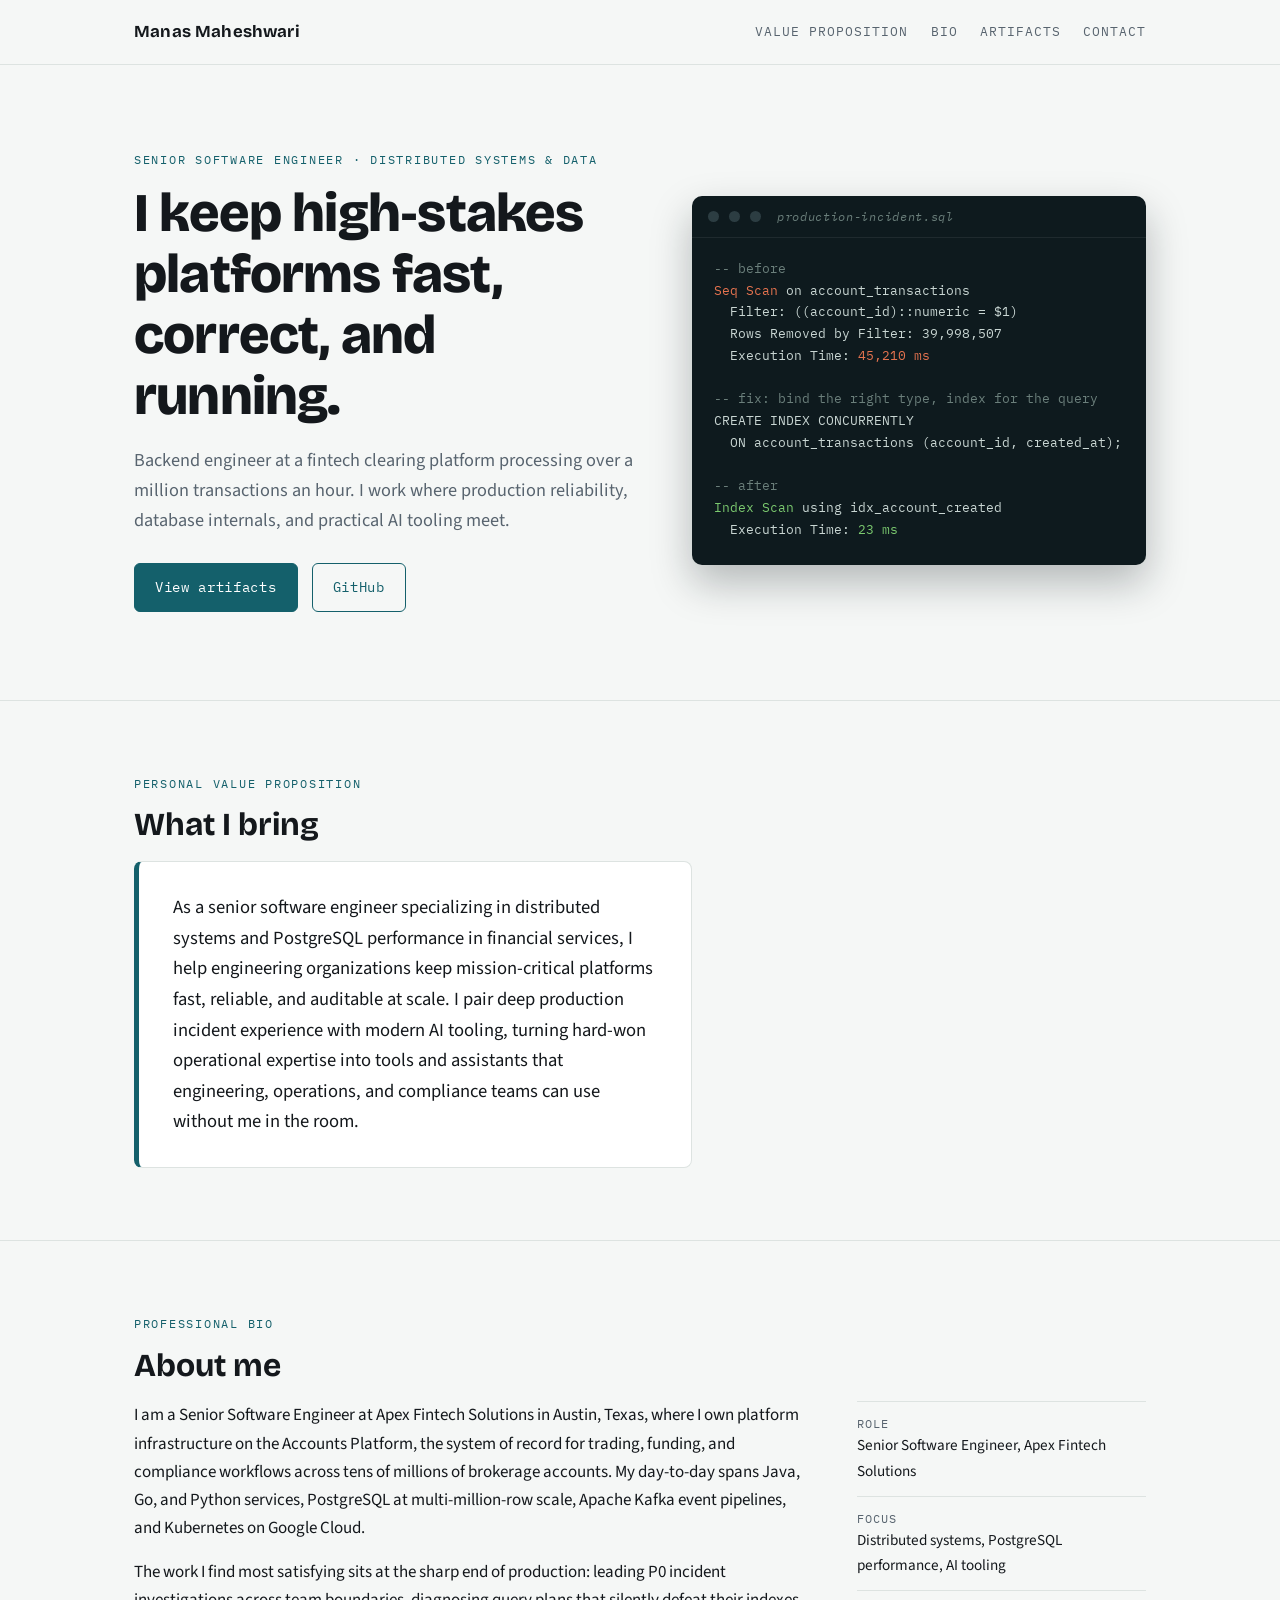
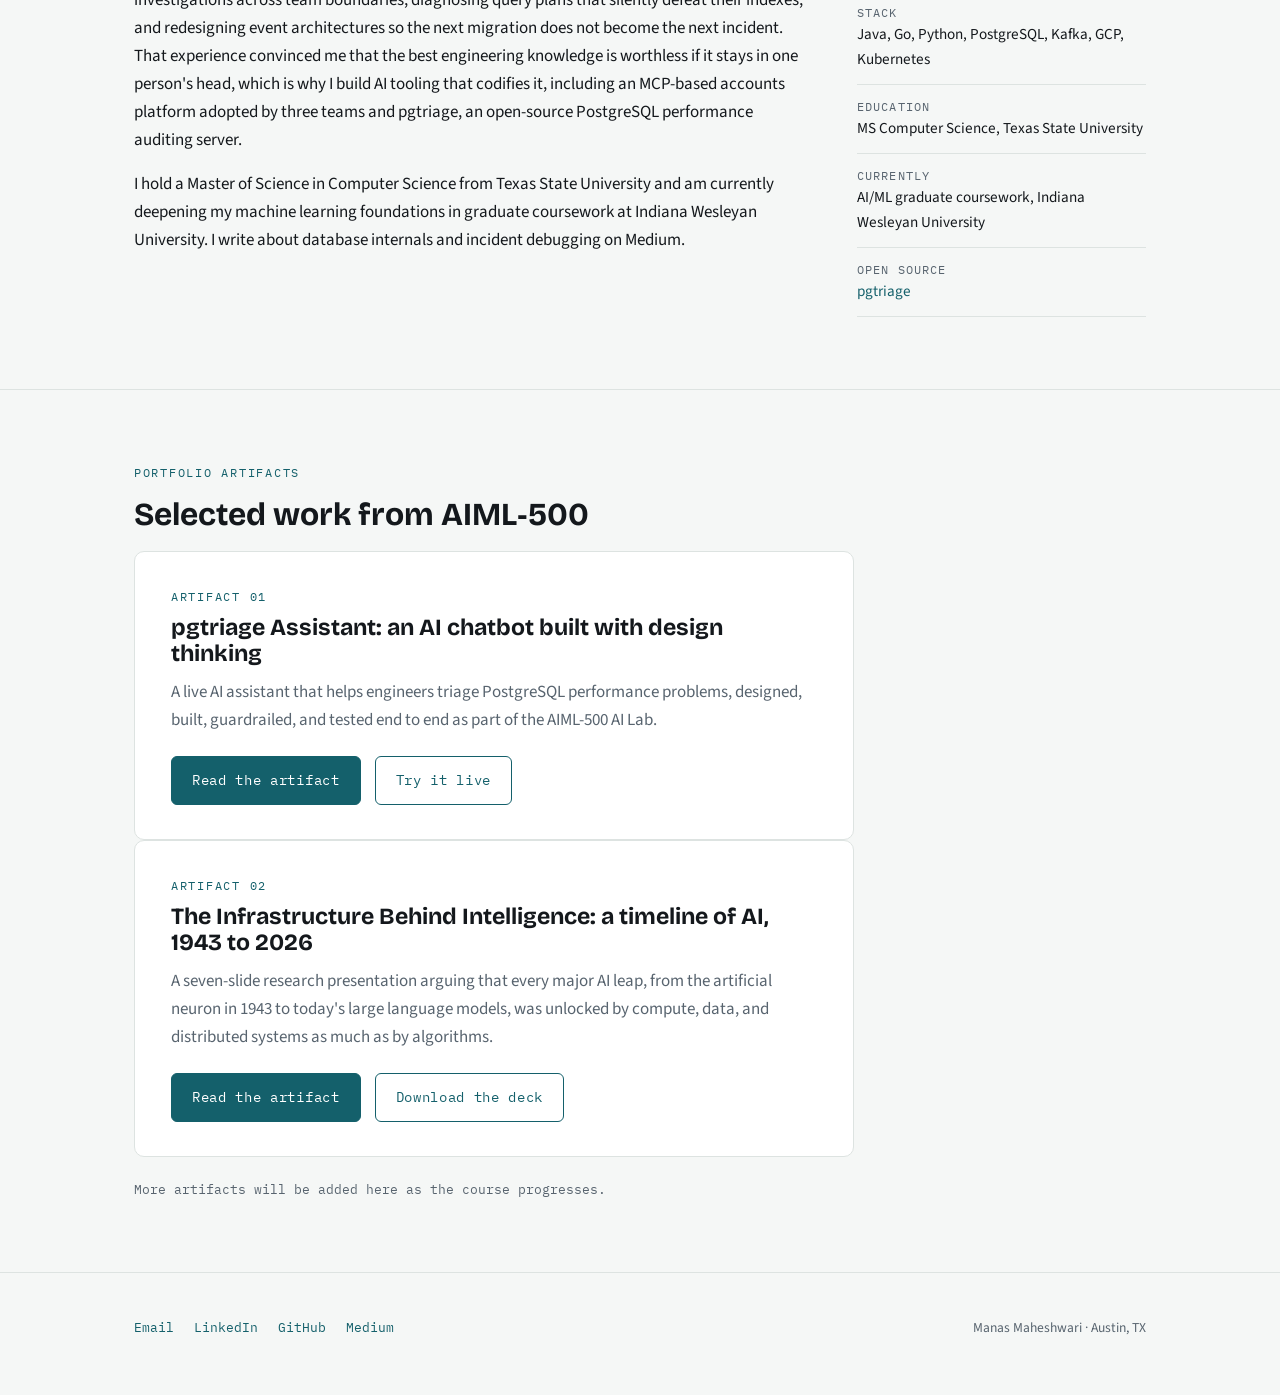
<file: index.html>
<!DOCTYPE html>
<html lang="en">
<head>
<meta charset="UTF-8">
<meta name="viewport" content="width=device-width, initial-scale=1.0">
<title>Manas Maheshwari | Senior Software Engineer</title>
<meta name="description" content="Professional portfolio of Manas Maheshwari, senior software engineer specializing in distributed systems, PostgreSQL performance, and AI tooling.">
<link rel="preconnect" href="https://fonts.googleapis.com">
<link rel="preconnect" href="https://fonts.gstatic.com" crossorigin>
<link href="https://fonts.googleapis.com/css2?family=Bricolage+Grotesque:wght@700;800&family=IBM+Plex+Mono:wght@400;500&family=Source+Sans+3:wght@400;600&display=swap" rel="stylesheet">
<link rel="stylesheet" href="styles.css">
</head>
<body>

<header class="site-head">
  <div class="wrap">
    <a class="wordmark" href="index.html">Manas Maheshwari</a>
    <nav class="site-nav" aria-label="Site">
      <a href="#value">Value Proposition</a>
      <a href="#bio">Bio</a>
      <a href="#artifacts">Artifacts</a>
      <a href="#contact">Contact</a>
    </nav>
  </div>
</header>

<main>

<section class="hero">
  <div class="wrap hero-grid">
    <div>
      <span class="eyebrow">Senior Software Engineer &middot; Distributed Systems &amp; Data</span>
      <h1>I keep high&#8209;stakes platforms fast, correct, and running.</h1>
      <p class="lede">Backend engineer at a fintech clearing platform processing over a million transactions an hour. I work where production reliability, database internals, and practical AI tooling meet.</p>
      <div class="hero-links">
        <a class="btn btn-solid" href="#artifacts">View artifacts</a>
        <a class="btn btn-ghost" href="https://github.com/manas-maheshwari" rel="noopener">GitHub</a>
      </div>
    </div>
    <div class="term" role="img" aria-label="Terminal showing a PostgreSQL query fixed from 45 seconds to 23 milliseconds by correcting a type cast and adding a composite index">
      <div class="term-bar"><span></span><span></span><span></span><em class="term-title">production-incident.sql</em></div>
      <pre><span class="t-dim">-- before</span>
<span class="t-bad">Seq Scan</span> on account_transactions
  Filter: ((account_id)::numeric = $1)
  Rows Removed by Filter: 39,998,507
  Execution Time: <span class="t-bad">45,210 ms</span>

<span class="t-dim">-- fix: bind the right type, index for the query</span>
CREATE INDEX CONCURRENTLY
  ON account_transactions (account_id, created_at);

<span class="t-dim">-- after</span>
<span class="t-good">Index Scan</span> using idx_account_created
  Execution Time: <span class="t-good">23 ms</span></pre>
    </div>
  </div>
</section>

<section id="value">
  <div class="wrap">
    <span class="eyebrow">Personal Value Proposition</span>
    <h2>What I bring</h2>
    <div class="vp-card">
      <p>As a senior software engineer specializing in distributed systems and PostgreSQL performance in financial services, I help engineering organizations keep mission&#8209;critical platforms fast, reliable, and auditable at scale. I pair deep production incident experience with modern AI tooling, turning hard&#8209;won operational expertise into tools and assistants that engineering, operations, and compliance teams can use without me in the room.</p>
    </div>
  </div>
</section>

<section id="bio">
  <div class="wrap">
    <span class="eyebrow">Professional Bio</span>
    <h2>About me</h2>
    <div class="bio-grid">
      <div>
        <p>I am a Senior Software Engineer at Apex Fintech Solutions in Austin, Texas, where I own platform infrastructure on the Accounts Platform, the system of record for trading, funding, and compliance workflows across tens of millions of brokerage accounts. My day&#8209;to&#8209;day spans Java, Go, and Python services, PostgreSQL at multi&#8209;million&#8209;row scale, Apache Kafka event pipelines, and Kubernetes on Google Cloud.</p>
        <p>The work I find most satisfying sits at the sharp end of production: leading P0 incident investigations across team boundaries, diagnosing query plans that silently defeat their indexes, and redesigning event architectures so the next migration does not become the next incident. That experience convinced me that the best engineering knowledge is worthless if it stays in one person's head, which is why I build AI tooling that codifies it, including an MCP&#8209;based accounts platform adopted by three teams and pgtriage, an open&#8209;source PostgreSQL performance auditing server.</p>
        <p>I hold a Master of Science in Computer Science from Texas State University and am currently deepening my machine learning foundations in graduate coursework at Indiana Wesleyan University. I write about database internals and incident debugging on Medium.</p>
      </div>
      <div>
        <ul class="fact-list">
          <li><span class="fact-label">Role</span>Senior Software Engineer, Apex Fintech Solutions</li>
          <li><span class="fact-label">Focus</span>Distributed systems, PostgreSQL performance, AI tooling</li>
          <li><span class="fact-label">Stack</span>Java, Go, Python, PostgreSQL, Kafka, GCP, Kubernetes</li>
          <li><span class="fact-label">Education</span>MS Computer Science, Texas State University</li>
          <li><span class="fact-label">Currently</span>AI/ML graduate coursework, Indiana Wesleyan University</li>
          <li><span class="fact-label">Open source</span><a href="https://github.com/pgtriage/pgtriage" rel="noopener">pgtriage</a></li>
        </ul>
      </div>
    </div>
  </div>
</section>

<section id="artifacts">
  <div class="wrap">
    <span class="eyebrow">Portfolio Artifacts</span>
    <h2>Selected work from AIML&#8209;500</h2>
    <article class="artifact-card">
      <span class="eyebrow">Artifact 01</span>
      <h3>pgtriage Assistant: an AI chatbot built with design thinking</h3>
      <p>A live AI assistant that helps engineers triage PostgreSQL performance problems, designed, built, guardrailed, and tested end to end as part of the AIML&#8209;500 AI Lab.</p>
      <div class="hero-links">
        <a class="btn btn-solid" href="artifacts/pgtriage-assistant.html">Read the artifact</a>
        <a class="btn btn-ghost" href="https://www.chatbase.co/re2tXFwC-G8Z8DfDyKkY0/help" rel="noopener">Try it live</a>
      </div>
    </article>
    <article class="artifact-card">
      <span class="eyebrow">Artifact 02</span>
      <h3>The Infrastructure Behind Intelligence: a timeline of AI, 1943 to 2026</h3>
      <p>A seven&#8209;slide research presentation arguing that every major AI leap, from the artificial neuron in 1943 to today's large language models, was unlocked by compute, data, and distributed systems as much as by algorithms.</p>
      <div class="hero-links">
        <a class="btn btn-solid" href="artifacts/ai-ml-timelines.html">Read the artifact</a>
        <a class="btn btn-ghost" href="artifacts/ai-ml-timelines.pptx">Download the deck</a>
      </div>
    </article>
    <p class="coming">More artifacts will be added here as the course progresses.</p>
  </div>
</section>

</main>

<footer class="site-foot" id="contact">
  <div class="wrap">
    <div class="foot-links">
      <a href="mailto:manas07maheshwari@gmail.com">Email</a>
      <a href="https://www.linkedin.com/in/manasmaheshwari" rel="noopener">LinkedIn</a>
      <a href="https://github.com/manas-maheshwari" rel="noopener">GitHub</a>
      <a href="https://medium.com/@cs.mailmanas" rel="noopener">Medium</a>
    </div>
    <p class="foot-note">Manas Maheshwari &middot; Austin, TX</p>
  </div>
</footer>

</body>
</html>
</file>
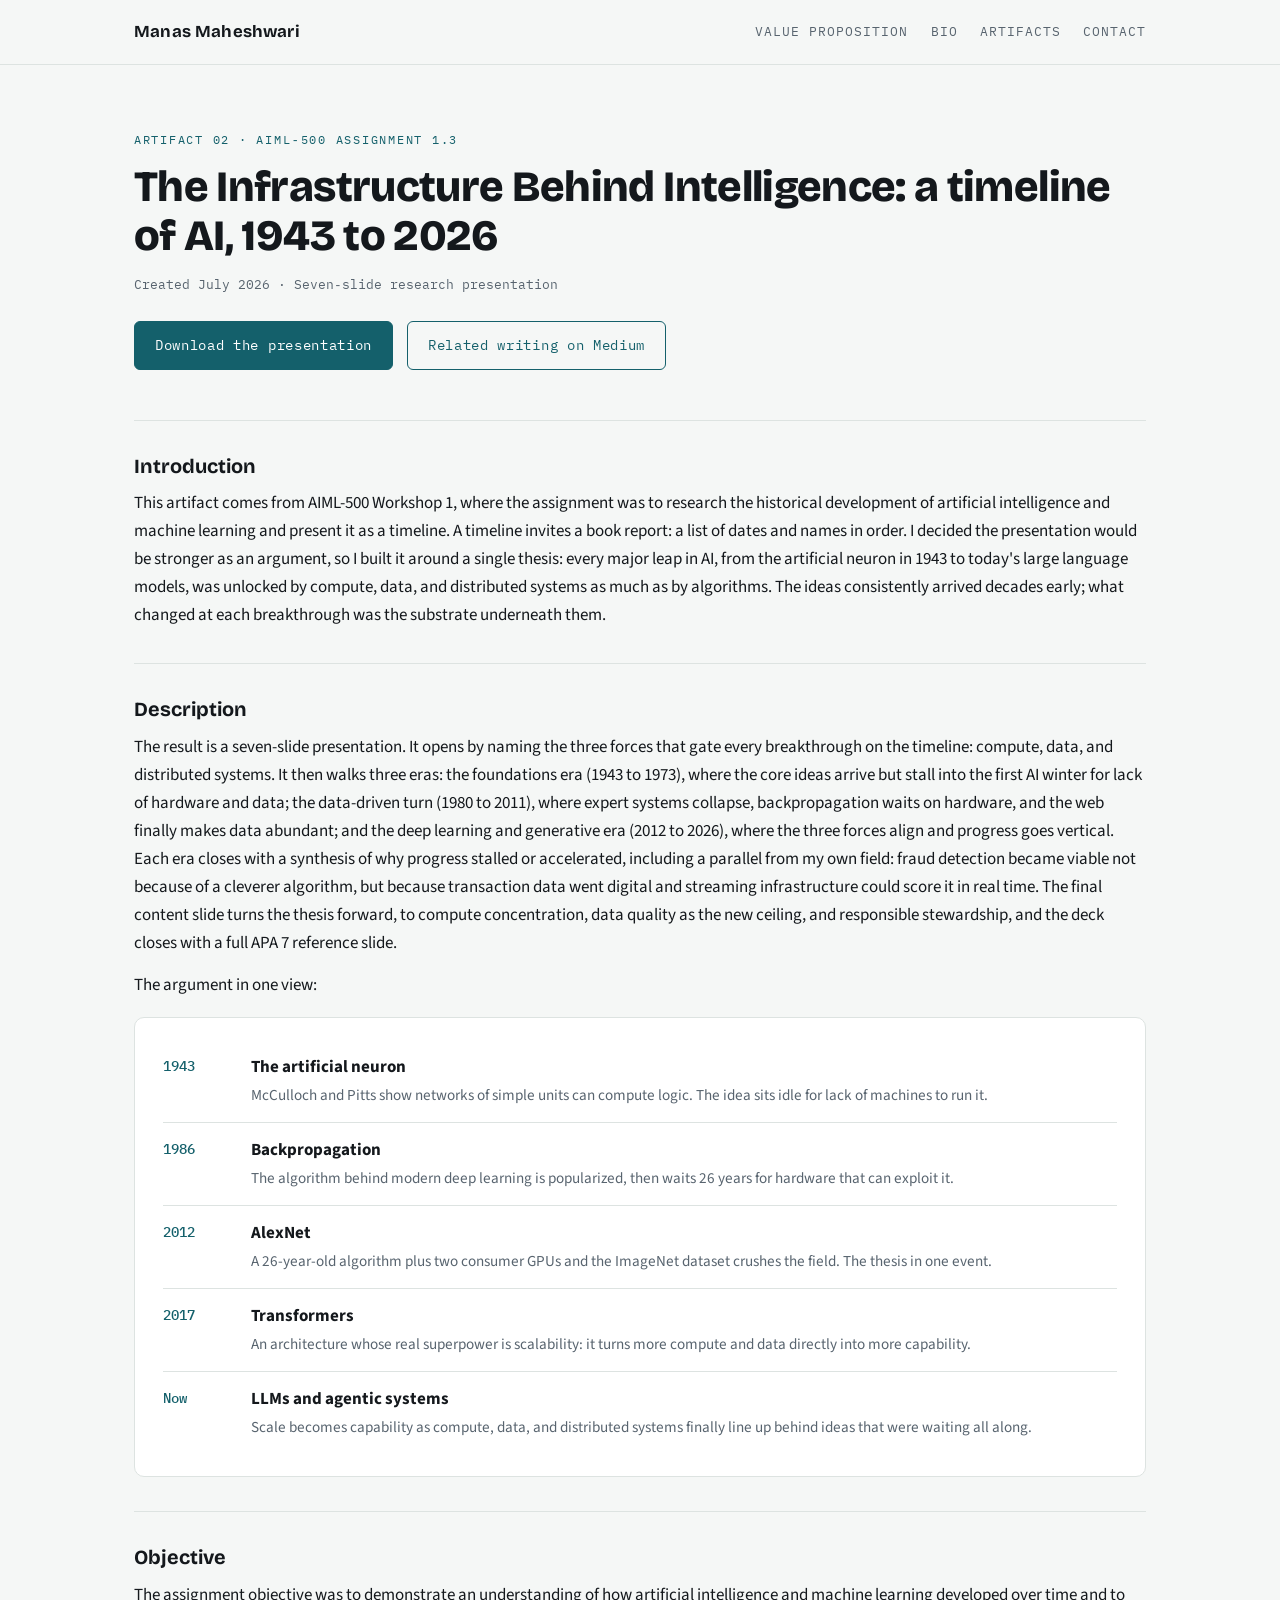
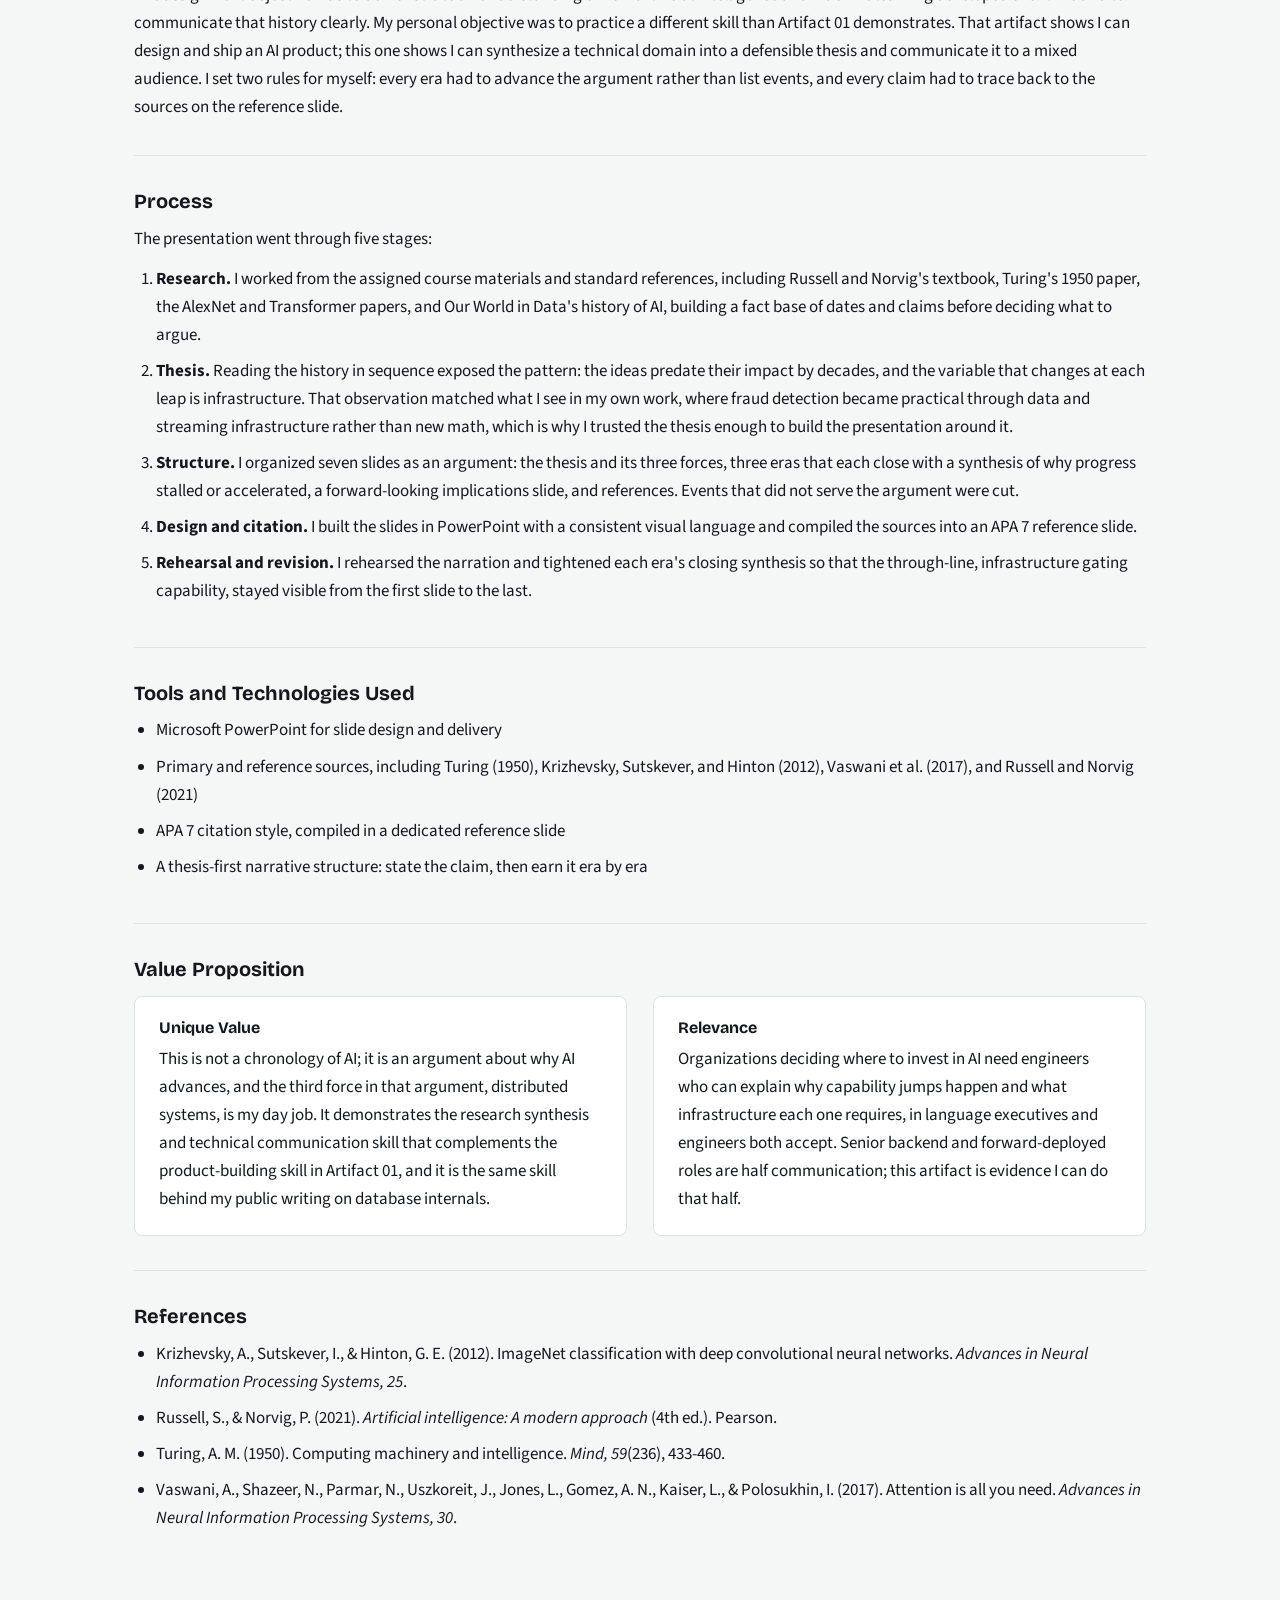
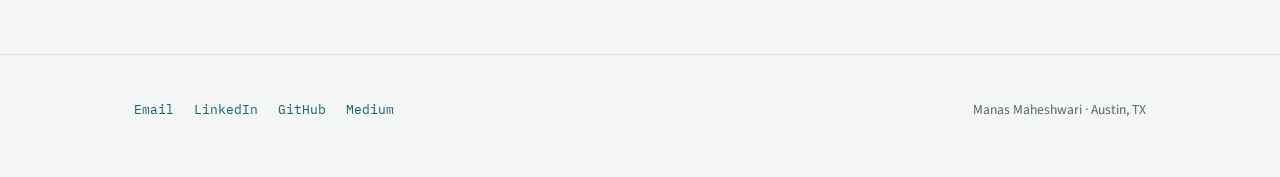
<file: artifacts/ai-ml-timelines.html>
<!DOCTYPE html>
<html lang="en">
<head>
<meta charset="UTF-8">
<meta name="viewport" content="width=device-width, initial-scale=1.0">
<title>The Infrastructure Behind Intelligence | Manas Maheshwari</title>
<meta name="description" content="Portfolio artifact: a seven-slide research presentation arguing that every major AI leap was unlocked by compute, data, and distributed systems, from AIML-500.">
<link rel="preconnect" href="https://fonts.googleapis.com">
<link rel="preconnect" href="https://fonts.gstatic.com" crossorigin>
<link href="https://fonts.googleapis.com/css2?family=Bricolage+Grotesque:wght@700;800&family=IBM+Plex+Mono:wght@400;500&family=Source+Sans+3:wght@400;600&display=swap" rel="stylesheet">
<link rel="stylesheet" href="../styles.css">
</head>
<body>

<header class="site-head">
  <div class="wrap">
    <a class="wordmark" href="../index.html">Manas Maheshwari</a>
    <nav class="site-nav" aria-label="Site">
      <a href="../index.html#value">Value Proposition</a>
      <a href="../index.html#bio">Bio</a>
      <a href="../index.html#artifacts">Artifacts</a>
      <a href="../index.html#contact">Contact</a>
    </nav>
  </div>
</header>

<main class="wrap">

<div class="art-head">
  <span class="eyebrow">Artifact 02 &middot; AIML&#8209;500 Assignment 1.3</span>
  <h1>The Infrastructure Behind Intelligence: a timeline of AI, 1943 to 2026</h1>
  <p class="art-meta">Created July 2026 &middot; Seven&#8209;slide research presentation</p>
  <div class="art-cta">
    <a class="btn btn-solid" href="ai-ml-timelines.pptx">Download the presentation</a>
    <a class="btn btn-ghost" href="https://medium.com/@cs.mailmanas" rel="noopener">Related writing on Medium</a>
  </div>
</div>

<div class="art-body">

  <div class="art-section">
    <h2>Introduction</h2>
    <p>This artifact comes from AIML&#8209;500 Workshop 1, where the assignment was to research the historical development of artificial intelligence and machine learning and present it as a timeline. A timeline invites a book report: a list of dates and names in order. I decided the presentation would be stronger as an argument, so I built it around a single thesis: every major leap in AI, from the artificial neuron in 1943 to today's large language models, was unlocked by compute, data, and distributed systems as much as by algorithms. The ideas consistently arrived decades early; what changed at each breakthrough was the substrate underneath them.</p>
  </div>

  <div class="art-section">
    <h2>Description</h2>
    <p>The result is a seven&#8209;slide presentation. It opens by naming the three forces that gate every breakthrough on the timeline: compute, data, and distributed systems. It then walks three eras: the foundations era (1943 to 1973), where the core ideas arrive but stall into the first AI winter for lack of hardware and data; the data&#8209;driven turn (1980 to 2011), where expert systems collapse, backpropagation waits on hardware, and the web finally makes data abundant; and the deep learning and generative era (2012 to 2026), where the three forces align and progress goes vertical. Each era closes with a synthesis of why progress stalled or accelerated, including a parallel from my own field: fraud detection became viable not because of a cleverer algorithm, but because transaction data went digital and streaming infrastructure could score it in real time. The final content slide turns the thesis forward, to compute concentration, data quality as the new ceiling, and responsible stewardship, and the deck closes with a full APA 7 reference slide.</p>
    <p>The argument in one view:</p>
    <div class="tl" role="img" aria-label="Timeline of five moments in AI history, each pairing an algorithmic idea with the infrastructure that unlocked or throttled it">
      <div class="tl-item">
        <span class="tl-year">1943</span>
        <div class="tl-body"><strong>The artificial neuron</strong><span class="tl-infra">McCulloch and Pitts show networks of simple units can compute logic. The idea sits idle for lack of machines to run it.</span></div>
      </div>
      <div class="tl-item">
        <span class="tl-year">1986</span>
        <div class="tl-body"><strong>Backpropagation</strong><span class="tl-infra">The algorithm behind modern deep learning is popularized, then waits 26 years for hardware that can exploit it.</span></div>
      </div>
      <div class="tl-item">
        <span class="tl-year">2012</span>
        <div class="tl-body"><strong>AlexNet</strong><span class="tl-infra">A 26&#8209;year&#8209;old algorithm plus two consumer GPUs and the ImageNet dataset crushes the field. The thesis in one event.</span></div>
      </div>
      <div class="tl-item">
        <span class="tl-year">2017</span>
        <div class="tl-body"><strong>Transformers</strong><span class="tl-infra">An architecture whose real superpower is scalability: it turns more compute and data directly into more capability.</span></div>
      </div>
      <div class="tl-item">
        <span class="tl-year">Now</span>
        <div class="tl-body"><strong>LLMs and agentic systems</strong><span class="tl-infra">Scale becomes capability as compute, data, and distributed systems finally line up behind ideas that were waiting all along.</span></div>
      </div>
    </div>
  </div>

  <div class="art-section">
    <h2>Objective</h2>
    <p>The assignment objective was to demonstrate an understanding of how artificial intelligence and machine learning developed over time and to communicate that history clearly. My personal objective was to practice a different skill than Artifact 01 demonstrates. That artifact shows I can design and ship an AI product; this one shows I can synthesize a technical domain into a defensible thesis and communicate it to a mixed audience. I set two rules for myself: every era had to advance the argument rather than list events, and every claim had to trace back to the sources on the reference slide.</p>
  </div>

  <div class="art-section">
    <h2>Process</h2>
    <p>The presentation went through five stages:</p>
    <ol>
      <li><strong>Research.</strong> I worked from the assigned course materials and standard references, including Russell and Norvig's textbook, Turing's 1950 paper, the AlexNet and Transformer papers, and Our World in Data's history of AI, building a fact base of dates and claims before deciding what to argue.</li>
      <li><strong>Thesis.</strong> Reading the history in sequence exposed the pattern: the ideas predate their impact by decades, and the variable that changes at each leap is infrastructure. That observation matched what I see in my own work, where fraud detection became practical through data and streaming infrastructure rather than new math, which is why I trusted the thesis enough to build the presentation around it.</li>
      <li><strong>Structure.</strong> I organized seven slides as an argument: the thesis and its three forces, three eras that each close with a synthesis of why progress stalled or accelerated, a forward&#8209;looking implications slide, and references. Events that did not serve the argument were cut.</li>
      <li><strong>Design and citation.</strong> I built the slides in PowerPoint with a consistent visual language and compiled the sources into an APA 7 reference slide.</li>
      <li><strong>Rehearsal and revision.</strong> I rehearsed the narration and tightened each era's closing synthesis so that the through&#8209;line, infrastructure gating capability, stayed visible from the first slide to the last.</li>
    </ol>
  </div>

  <div class="art-section">
    <h2>Tools and Technologies Used</h2>
    <ul>
      <li>Microsoft PowerPoint for slide design and delivery</li>
      <li>Primary and reference sources, including Turing (1950), Krizhevsky, Sutskever, and Hinton (2012), Vaswani et al. (2017), and Russell and Norvig (2021)</li>
      <li>APA 7 citation style, compiled in a dedicated reference slide</li>
      <li>A thesis&#8209;first narrative structure: state the claim, then earn it era by era</li>
    </ul>
  </div>

  <div class="art-section">
    <h2>Value Proposition</h2>
    <div class="vp-split">
      <div class="cell">
        <h3>Unique Value</h3>
        <p>This is not a chronology of AI; it is an argument about why AI advances, and the third force in that argument, distributed systems, is my day job. It demonstrates the research synthesis and technical communication skill that complements the product&#8209;building skill in Artifact 01, and it is the same skill behind my public writing on database internals.</p>
      </div>
      <div class="cell">
        <h3>Relevance</h3>
        <p>Organizations deciding where to invest in AI need engineers who can explain why capability jumps happen and what infrastructure each one requires, in language executives and engineers both accept. Senior backend and forward&#8209;deployed roles are half communication; this artifact is evidence I can do that half.</p>
      </div>
    </div>
  </div>

  <div class="art-section">
    <h2>References</h2>
    <ul>
      <li>Krizhevsky, A., Sutskever, I., &amp; Hinton, G. E. (2012). ImageNet classification with deep convolutional neural networks. <em>Advances in Neural Information Processing Systems, 25</em>.</li>
      <li>Russell, S., &amp; Norvig, P. (2021). <em>Artificial intelligence: A modern approach</em> (4th ed.). Pearson.</li>
      <li>Turing, A. M. (1950). Computing machinery and intelligence. <em>Mind, 59</em>(236), 433-460.</li>
      <li>Vaswani, A., Shazeer, N., Parmar, N., Uszkoreit, J., Jones, L., Gomez, A. N., Kaiser, L., &amp; Polosukhin, I. (2017). Attention is all you need. <em>Advances in Neural Information Processing Systems, 30</em>.</li>
    </ul>
  </div>

</div>

</main>

<footer class="site-foot">
  <div class="wrap">
    <div class="foot-links">
      <a href="mailto:manas07maheshwari@gmail.com">Email</a>
      <a href="https://www.linkedin.com/in/manasmaheshwari" rel="noopener">LinkedIn</a>
      <a href="https://github.com/manas-maheshwari" rel="noopener">GitHub</a>
      <a href="https://medium.com/@cs.mailmanas" rel="noopener">Medium</a>
    </div>
    <p class="foot-note">Manas Maheshwari &middot; Austin, TX</p>
  </div>
</footer>

</body>
</html>
</file>
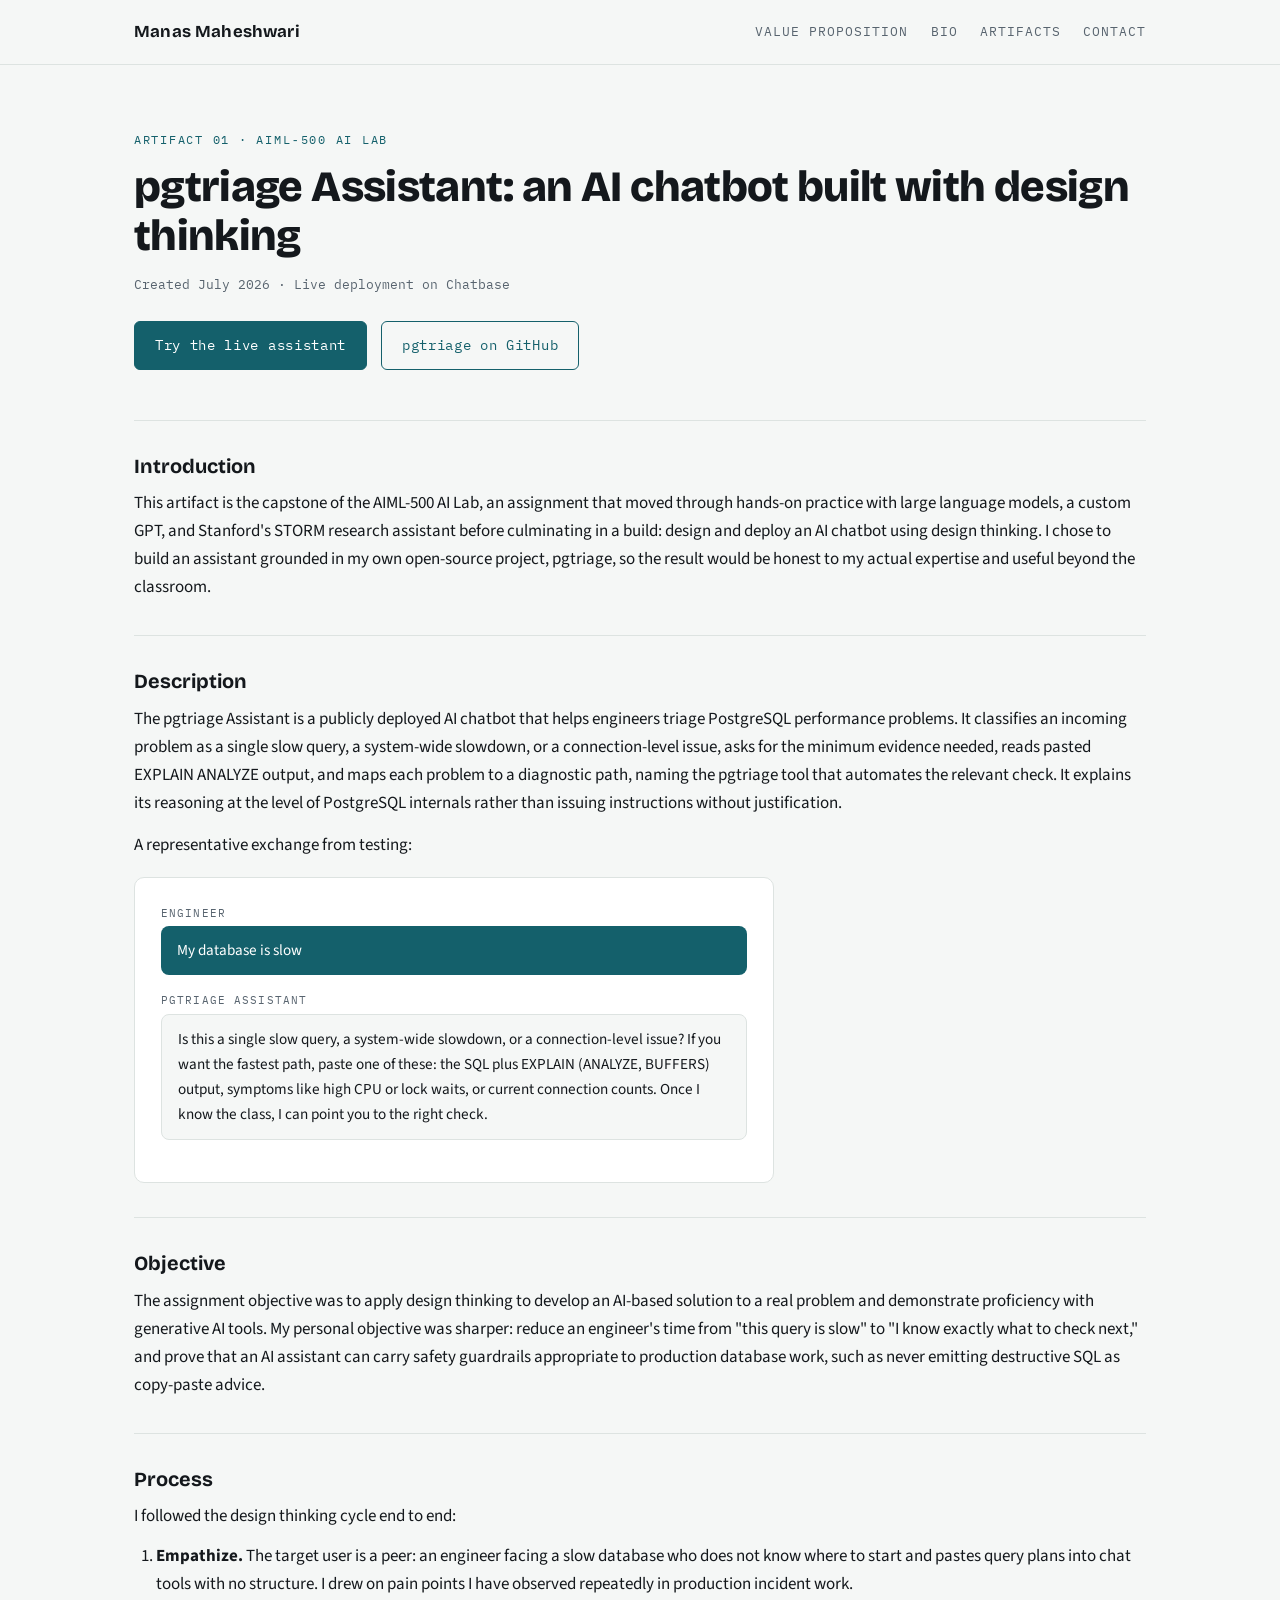
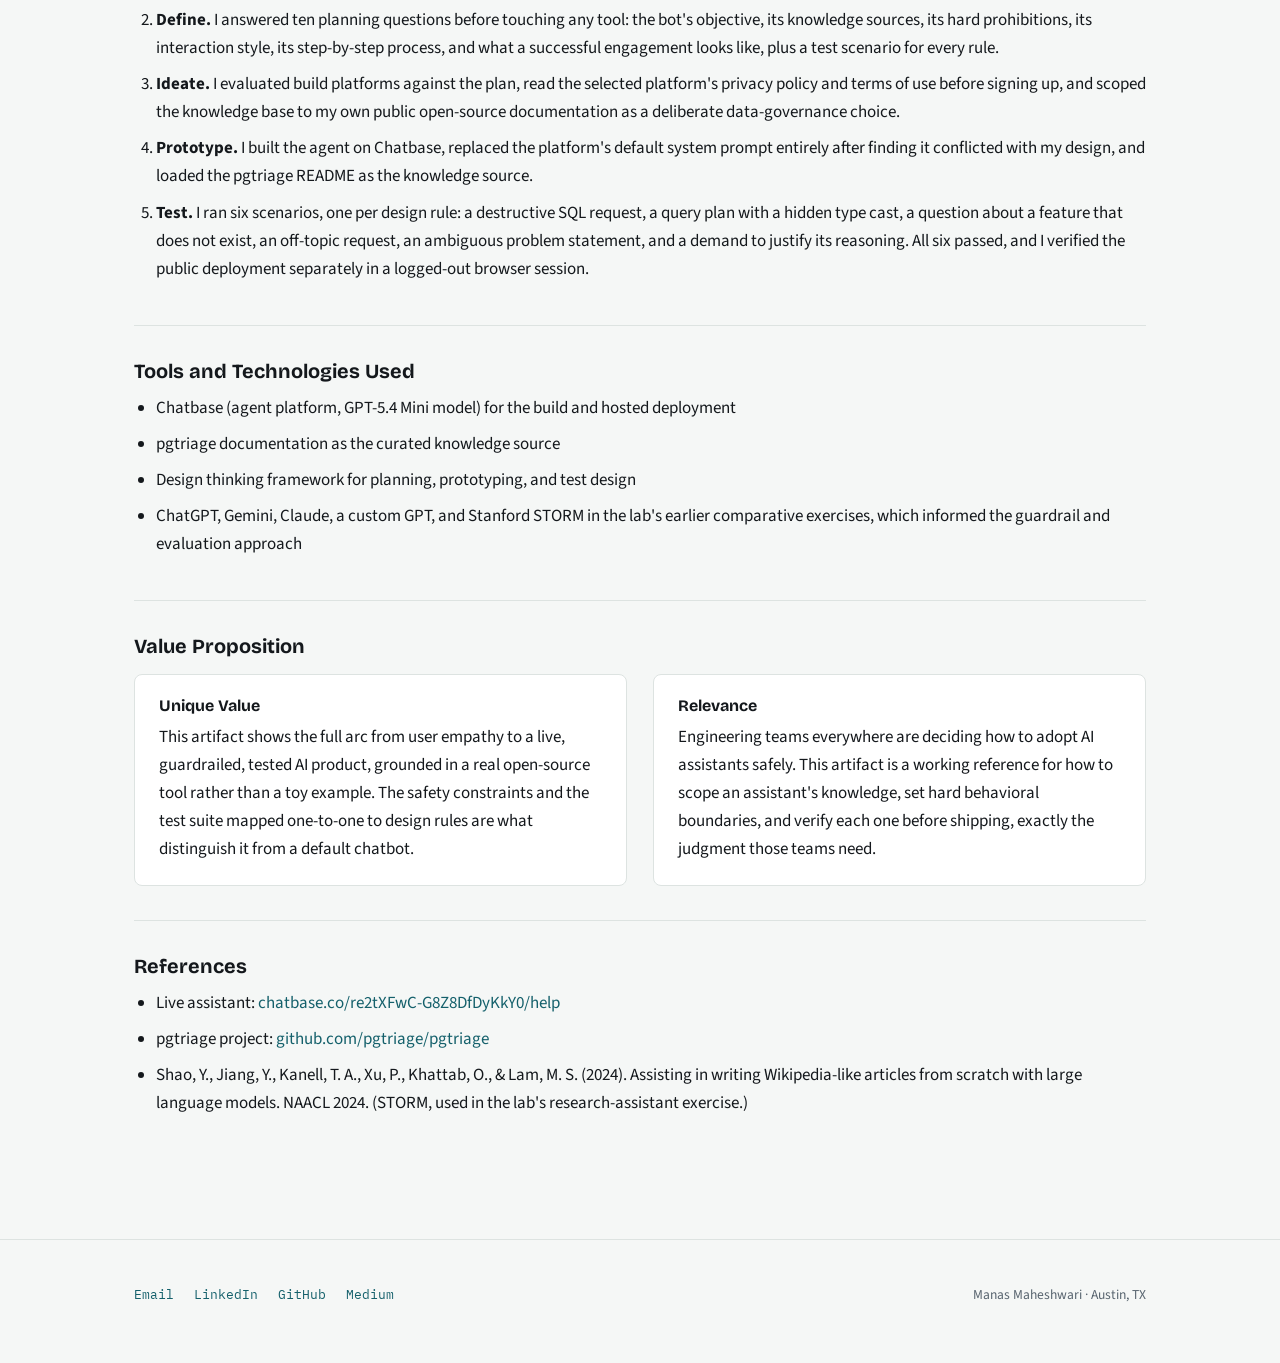
<file: artifacts/pgtriage-assistant.html>
<!DOCTYPE html>
<html lang="en">
<head>
<meta charset="UTF-8">
<meta name="viewport" content="width=device-width, initial-scale=1.0">
<title>pgtriage Assistant | Manas Maheshwari</title>
<meta name="description" content="Portfolio artifact: an AI chatbot for PostgreSQL performance triage, built with design thinking in AIML-500.">
<link rel="preconnect" href="https://fonts.googleapis.com">
<link rel="preconnect" href="https://fonts.gstatic.com" crossorigin>
<link href="https://fonts.googleapis.com/css2?family=Bricolage+Grotesque:wght@700;800&family=IBM+Plex+Mono:wght@400;500&family=Source+Sans+3:wght@400;600&display=swap" rel="stylesheet">
<link rel="stylesheet" href="../styles.css">
</head>
<body>

<header class="site-head">
  <div class="wrap">
    <a class="wordmark" href="../index.html">Manas Maheshwari</a>
    <nav class="site-nav" aria-label="Site">
      <a href="../index.html#value">Value Proposition</a>
      <a href="../index.html#bio">Bio</a>
      <a href="../index.html#artifacts">Artifacts</a>
      <a href="../index.html#contact">Contact</a>
    </nav>
  </div>
</header>

<main class="wrap">

<div class="art-head">
  <span class="eyebrow">Artifact 01 &middot; AIML&#8209;500 AI Lab</span>
  <h1>pgtriage Assistant: an AI chatbot built with design thinking</h1>
  <p class="art-meta">Created July 2026 &middot; Live deployment on Chatbase</p>
  <div class="art-cta">
    <a class="btn btn-solid" href="https://www.chatbase.co/re2tXFwC-G8Z8DfDyKkY0/help" rel="noopener">Try the live assistant</a>
    <a class="btn btn-ghost" href="https://github.com/pgtriage/pgtriage" rel="noopener">pgtriage on GitHub</a>
  </div>
</div>

<div class="art-body">

  <div class="art-section">
    <h2>Introduction</h2>
    <p>This artifact is the capstone of the AIML&#8209;500 AI Lab, an assignment that moved through hands&#8209;on practice with large language models, a custom GPT, and Stanford's STORM research assistant before culminating in a build: design and deploy an AI chatbot using design thinking. I chose to build an assistant grounded in my own open&#8209;source project, pgtriage, so the result would be honest to my actual expertise and useful beyond the classroom.</p>
  </div>

  <div class="art-section">
    <h2>Description</h2>
    <p>The pgtriage Assistant is a publicly deployed AI chatbot that helps engineers triage PostgreSQL performance problems. It classifies an incoming problem as a single slow query, a system&#8209;wide slowdown, or a connection&#8209;level issue, asks for the minimum evidence needed, reads pasted EXPLAIN ANALYZE output, and maps each problem to a diagnostic path, naming the pgtriage tool that automates the relevant check. It explains its reasoning at the level of PostgreSQL internals rather than issuing instructions without justification.</p>
    <p>A representative exchange from testing:</p>
    <div class="chat" aria-label="Example conversation with the pgtriage Assistant">
      <div class="msg user"><span class="who">Engineer</span><div class="bubble">My database is slow</div></div>
      <div class="msg bot"><span class="who">pgtriage Assistant</span><div class="bubble">Is this a single slow query, a system&#8209;wide slowdown, or a connection&#8209;level issue? If you want the fastest path, paste one of these: the SQL plus EXPLAIN (ANALYZE, BUFFERS) output, symptoms like high CPU or lock waits, or current connection counts. Once I know the class, I can point you to the right check.</div></div>
    </div>
  </div>

  <div class="art-section">
    <h2>Objective</h2>
    <p>The assignment objective was to apply design thinking to develop an AI&#8209;based solution to a real problem and demonstrate proficiency with generative AI tools. My personal objective was sharper: reduce an engineer's time from "this query is slow" to "I know exactly what to check next," and prove that an AI assistant can carry safety guardrails appropriate to production database work, such as never emitting destructive SQL as copy&#8209;paste advice.</p>
  </div>

  <div class="art-section">
    <h2>Process</h2>
    <p>I followed the design thinking cycle end to end:</p>
    <ol>
      <li><strong>Empathize.</strong> The target user is a peer: an engineer facing a slow database who does not know where to start and pastes query plans into chat tools with no structure. I drew on pain points I have observed repeatedly in production incident work.</li>
      <li><strong>Define.</strong> I answered ten planning questions before touching any tool: the bot's objective, its knowledge sources, its hard prohibitions, its interaction style, its step&#8209;by&#8209;step process, and what a successful engagement looks like, plus a test scenario for every rule.</li>
      <li><strong>Ideate.</strong> I evaluated build platforms against the plan, read the selected platform's privacy policy and terms of use before signing up, and scoped the knowledge base to my own public open&#8209;source documentation as a deliberate data&#8209;governance choice.</li>
      <li><strong>Prototype.</strong> I built the agent on Chatbase, replaced the platform's default system prompt entirely after finding it conflicted with my design, and loaded the pgtriage README as the knowledge source.</li>
      <li><strong>Test.</strong> I ran six scenarios, one per design rule: a destructive SQL request, a query plan with a hidden type cast, a question about a feature that does not exist, an off&#8209;topic request, an ambiguous problem statement, and a demand to justify its reasoning. All six passed, and I verified the public deployment separately in a logged&#8209;out browser session.</li>
    </ol>
  </div>

  <div class="art-section">
    <h2>Tools and Technologies Used</h2>
    <ul>
      <li>Chatbase (agent platform, GPT&#8209;5.4 Mini model) for the build and hosted deployment</li>
      <li>pgtriage documentation as the curated knowledge source</li>
      <li>Design thinking framework for planning, prototyping, and test design</li>
      <li>ChatGPT, Gemini, Claude, a custom GPT, and Stanford STORM in the lab's earlier comparative exercises, which informed the guardrail and evaluation approach</li>
    </ul>
  </div>

  <div class="art-section">
    <h2>Value Proposition</h2>
    <div class="vp-split">
      <div class="cell">
        <h3>Unique Value</h3>
        <p>This artifact shows the full arc from user empathy to a live, guardrailed, tested AI product, grounded in a real open&#8209;source tool rather than a toy example. The safety constraints and the test suite mapped one&#8209;to&#8209;one to design rules are what distinguish it from a default chatbot.</p>
      </div>
      <div class="cell">
        <h3>Relevance</h3>
        <p>Engineering teams everywhere are deciding how to adopt AI assistants safely. This artifact is a working reference for how to scope an assistant's knowledge, set hard behavioral boundaries, and verify each one before shipping, exactly the judgment those teams need.</p>
      </div>
    </div>
  </div>

  <div class="art-section">
    <h2>References</h2>
    <ul>
      <li>Live assistant: <a href="https://www.chatbase.co/re2tXFwC-G8Z8DfDyKkY0/help" rel="noopener">chatbase.co/re2tXFwC-G8Z8DfDyKkY0/help</a></li>
      <li>pgtriage project: <a href="https://github.com/pgtriage/pgtriage" rel="noopener">github.com/pgtriage/pgtriage</a></li>
      <li>Shao, Y., Jiang, Y., Kanell, T. A., Xu, P., Khattab, O., &amp; Lam, M. S. (2024). Assisting in writing Wikipedia&#8209;like articles from scratch with large language models. NAACL 2024. (STORM, used in the lab's research&#8209;assistant exercise.)</li>
    </ul>
  </div>

</div>

</main>

<footer class="site-foot">
  <div class="wrap">
    <div class="foot-links">
      <a href="mailto:manas07maheshwari@gmail.com">Email</a>
      <a href="https://www.linkedin.com/in/manasmaheshwari" rel="noopener">LinkedIn</a>
      <a href="https://github.com/manas-maheshwari" rel="noopener">GitHub</a>
      <a href="https://medium.com/@cs.mailmanas" rel="noopener">Medium</a>
    </div>
    <p class="foot-note">Manas Maheshwari &middot; Austin, TX</p>
  </div>
</footer>

</body>
</html>
</file>
<file: styles.css>
/* Manas Maheshwari - Professional Portfolio */

:root {
  --ink: #14181c;
  --slate: #58646f;
  --paper: #f5f7f6;
  --card: #ffffff;
  --line: #dde3e1;
  --petrol: #14606b;
  --petrol-dark: #0d4750;
  --term-bg: #0e1a1e;
  --term-text: #c9d6d3;
  --term-green: #7bc96f;
  --term-red: #e5734f;
  --term-dim: #6b7f7b;
}

* { box-sizing: border-box; margin: 0; padding: 0; }

html { scroll-behavior: smooth; }
@media (prefers-reduced-motion: reduce) {
  html { scroll-behavior: auto; }
  * { animation: none !important; transition: none !important; }
}

body {
  font-family: "Source Sans 3", "Segoe UI", system-ui, sans-serif;
  font-size: 17px;
  line-height: 1.65;
  color: var(--ink);
  background: var(--paper);
}

.wrap { max-width: 1060px; margin: 0 auto; padding: 0 24px; }

a { color: var(--petrol); text-decoration: none; }
a:hover { text-decoration: underline; }
a:focus-visible, button:focus-visible {
  outline: 3px solid var(--petrol);
  outline-offset: 2px;
  border-radius: 4px;
}

/* ---------- header ---------- */
.site-head {
  border-bottom: 1px solid var(--line);
  background: var(--paper);
}
.site-head .wrap {
  display: flex;
  align-items: center;
  justify-content: space-between;
  padding-top: 18px;
  padding-bottom: 18px;
  gap: 16px;
  flex-wrap: wrap;
}
.wordmark {
  font-family: "Bricolage Grotesque", sans-serif;
  font-weight: 700;
  font-size: 1.05rem;
  color: var(--ink);
  letter-spacing: 0.01em;
}
.wordmark:hover { text-decoration: none; color: var(--petrol); }
.site-nav { display: flex; gap: 22px; flex-wrap: wrap; }
.site-nav a {
  font-family: "IBM Plex Mono", monospace;
  font-size: 0.8rem;
  letter-spacing: 0.08em;
  text-transform: uppercase;
  color: var(--slate);
}
.site-nav a:hover { color: var(--petrol); text-decoration: none; }

/* ---------- shared type ---------- */
.eyebrow {
  font-family: "IBM Plex Mono", monospace;
  font-size: 0.78rem;
  letter-spacing: 0.14em;
  text-transform: uppercase;
  color: var(--petrol);
  display: block;
  margin-bottom: 14px;
}
h1, h2, h3 {
  font-family: "Bricolage Grotesque", sans-serif;
  line-height: 1.12;
  color: var(--ink);
}
h1 { font-size: clamp(2.2rem, 5.5vw, 3.4rem); font-weight: 800; letter-spacing: -0.015em; }
h2 { font-size: clamp(1.5rem, 3.2vw, 2rem); font-weight: 700; margin-bottom: 18px; }
h3 { font-size: 1.15rem; font-weight: 700; }
.lede { font-size: 1.14rem; color: var(--slate); max-width: 58ch; }

section { padding: 72px 0; }
section + section { border-top: 1px solid var(--line); }

/* ---------- hero ---------- */
.hero { padding: 84px 0 88px; }
.hero-grid {
  display: grid;
  grid-template-columns: minmax(0, 1.05fr) minmax(0, 0.95fr);
  gap: 56px;
  align-items: center;
}
.hero h1 { margin: 6px 0 18px; }
.hero .lede { margin-bottom: 28px; }
.hero-links { display: flex; gap: 14px; flex-wrap: wrap; }
.btn {
  display: inline-block;
  font-family: "IBM Plex Mono", monospace;
  font-size: 0.85rem;
  letter-spacing: 0.05em;
  padding: 12px 20px;
  border-radius: 6px;
  border: 1.5px solid var(--petrol);
}
.btn-solid { background: var(--petrol); color: #fff; }
.btn-solid:hover { background: var(--petrol-dark); border-color: var(--petrol-dark); text-decoration: none; }
.btn-ghost { color: var(--petrol); background: transparent; }
.btn-ghost:hover { background: rgba(20, 96, 107, 0.08); text-decoration: none; }

/* terminal card: the signature */
.term {
  background: var(--term-bg);
  border-radius: 10px;
  box-shadow: 0 18px 40px rgba(14, 26, 30, 0.28);
  overflow: hidden;
}
.term-bar {
  display: flex;
  align-items: center;
  gap: 10px;
  padding: 11px 16px;
  border-bottom: 1px solid rgba(255, 255, 255, 0.07);
}
.term-bar span { width: 11px; height: 11px; border-radius: 50%; background: #2c3d42; display: inline-block; }
.term-title {
  font-family: "IBM Plex Mono", monospace;
  font-size: 0.72rem;
  color: var(--term-dim);
  margin-left: 6px;
  letter-spacing: 0.06em;
}
.term pre {
  font-family: "IBM Plex Mono", monospace;
  font-size: 0.8rem;
  line-height: 1.7;
  color: var(--term-text);
  padding: 20px 22px 24px;
  overflow-x: auto;
}
.t-dim { color: var(--term-dim); }
.t-bad { color: var(--term-red); }
.t-good { color: var(--term-green); }

/* ---------- value prop ---------- */
.vp-card {
  background: var(--card);
  border: 1px solid var(--line);
  border-left: 5px solid var(--petrol);
  border-radius: 8px;
  padding: 30px 34px;
  font-size: 1.16rem;
  max-width: 62ch;
}

/* ---------- bio ---------- */
.bio-grid {
  display: grid;
  grid-template-columns: minmax(0, 1.4fr) minmax(0, 0.6fr);
  gap: 48px;
}
.bio-grid p + p { margin-top: 16px; }
.fact-list { list-style: none; }
.fact-list li {
  padding: 12px 0;
  border-bottom: 1px solid var(--line);
  font-size: 0.95rem;
}
.fact-list li:first-child { border-top: 1px solid var(--line); }
.fact-label {
  font-family: "IBM Plex Mono", monospace;
  font-size: 0.72rem;
  letter-spacing: 0.1em;
  text-transform: uppercase;
  color: var(--slate);
  display: block;
}

/* ---------- artifacts ---------- */
.artifact-card {
  background: var(--card);
  border: 1px solid var(--line);
  border-radius: 10px;
  padding: 34px 36px;
  max-width: 720px;
}
.artifact-card .eyebrow { margin-bottom: 8px; }
.artifact-card h3 { font-size: 1.45rem; margin-bottom: 12px; }
.artifact-card p { color: var(--slate); margin-bottom: 22px; }
.coming {
  margin-top: 22px;
  font-family: "IBM Plex Mono", monospace;
  font-size: 0.8rem;
  color: var(--slate);
}

/* ---------- artifact detail page ---------- */
.art-head { padding: 64px 0 40px; }
.art-head h1 { font-size: clamp(1.9rem, 4.5vw, 2.7rem); margin: 6px 0 14px; }
.art-meta {
  font-family: "IBM Plex Mono", monospace;
  font-size: 0.8rem;
  color: var(--slate);
}
.art-body { padding-bottom: 80px; }
.art-section { padding: 34px 0; border-top: 1px solid var(--line); }
.art-section h2 { font-size: 1.25rem; margin-bottom: 12px; }
.art-section p + p { margin-top: 14px; }
.art-section ul, .art-section ol { margin: 12px 0 0 22px; }
.art-section li { margin-bottom: 8px; }
.art-cta { margin: 26px 0 10px; display: flex; gap: 14px; flex-wrap: wrap; }

.vp-split { display: grid; grid-template-columns: 1fr 1fr; gap: 26px; margin-top: 16px; }
.vp-split .cell {
  background: var(--card);
  border: 1px solid var(--line);
  border-radius: 8px;
  padding: 22px 24px;
}
.vp-split h3 { margin-bottom: 8px; font-size: 1rem; }

/* chat excerpt */
.chat {
  background: var(--card);
  border: 1px solid var(--line);
  border-radius: 10px;
  padding: 26px;
  margin-top: 18px;
  max-width: 640px;
}
.chat .msg { margin-bottom: 16px; }
.chat .who {
  font-family: "IBM Plex Mono", monospace;
  font-size: 0.7rem;
  letter-spacing: 0.1em;
  text-transform: uppercase;
  color: var(--slate);
  display: block;
  margin-bottom: 4px;
}
.chat .bubble {
  border-radius: 8px;
  padding: 12px 16px;
  font-size: 0.95rem;
}
.chat .user .bubble { background: var(--petrol); color: #fff; }
.chat .bot .bubble { background: var(--paper); border: 1px solid var(--line); }

/* ---------- footer ---------- */
.site-foot {
  border-top: 1px solid var(--line);
  padding: 44px 0 56px;
}
.site-foot .wrap { display: flex; justify-content: space-between; gap: 20px; flex-wrap: wrap; }
.foot-links { display: flex; gap: 20px; flex-wrap: wrap; }
.foot-links a { font-family: "IBM Plex Mono", monospace; font-size: 0.82rem; }
.foot-note { color: var(--slate); font-size: 0.85rem; }

/* ---------- responsive ---------- */
@media (max-width: 860px) {
  .hero-grid, .bio-grid, .vp-split { grid-template-columns: 1fr; }
  .hero { padding: 56px 0 64px; }
  section { padding: 56px 0; }
}

/* timeline excerpt (artifact 02) */
.tl {
  border: 1px solid var(--line);
  border-radius: 10px;
  background: var(--card);
  padding: 22px 28px;
  margin-top: 18px;
}
.tl-item {
  display: grid;
  grid-template-columns: 72px 1fr;
  gap: 16px;
  padding: 13px 0;
}
.tl-item + .tl-item { border-top: 1px solid var(--line); }
.tl-year {
  font-family: "IBM Plex Mono", monospace;
  font-size: 0.85rem;
  font-weight: 500;
  color: var(--petrol);
  padding-top: 2px;
}
.tl-body strong { display: block; }
.tl-infra { color: var(--slate); font-size: 0.95rem; }
</file>
